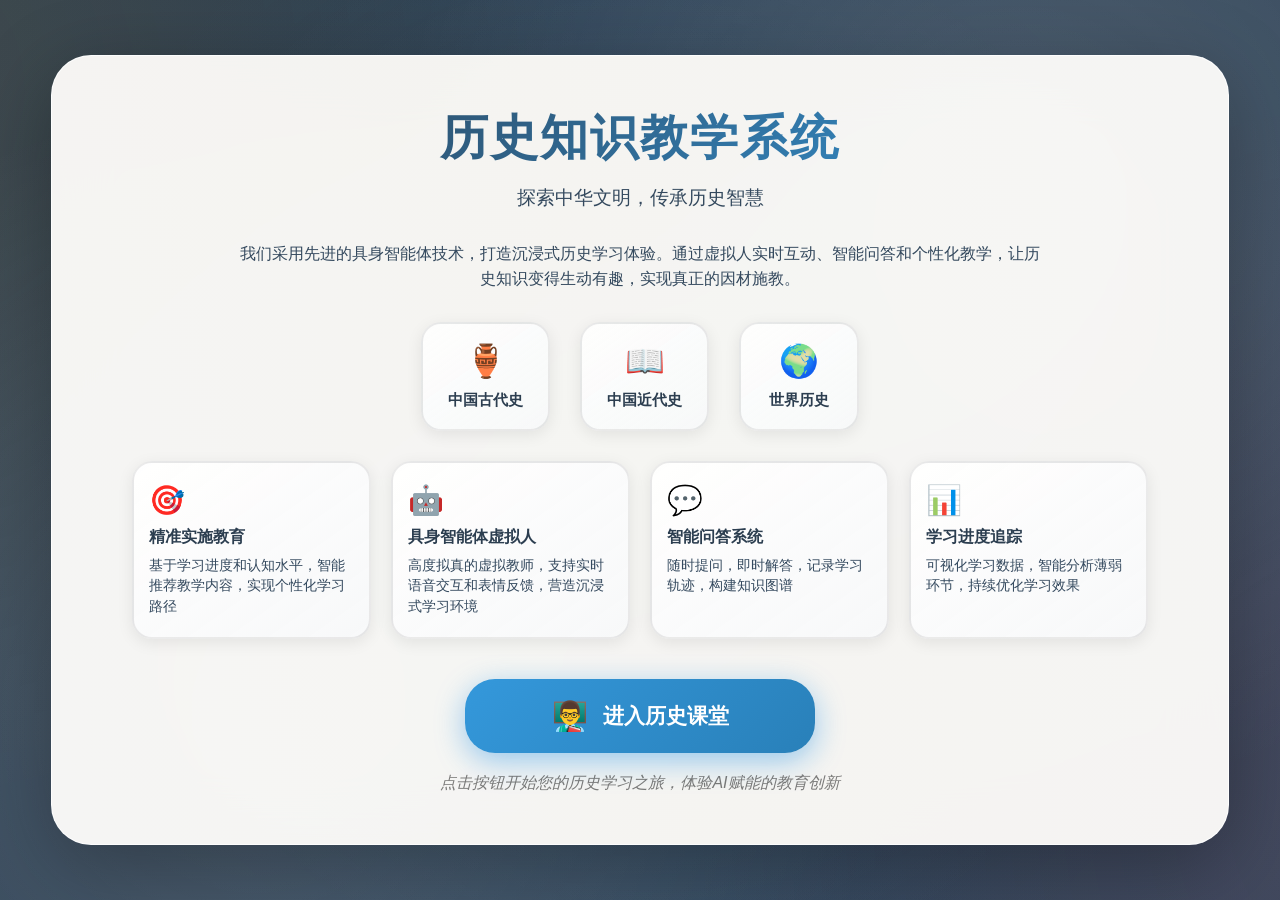
<file: home.html>
<!DOCTYPE html>
<html lang="zh-CN">
<head>
    <meta charset="UTF-8">
    <meta name="viewport" content="width=device-width, initial-scale=1.0">
    <title>历史知识学习 - 具身智能体虚拟人教学</title>
    <link rel="stylesheet" href="style.css">
</head>
<body>
    <div class="home-container">
        <div class="home-content">
            <h1 class="home-title">历史知识教学系统</h1>
            <p class="home-subtitle">探索中华文明，传承历史智慧</p>
            
            <div class="home-intro">
                <p class="intro-text">
                    我们采用先进的具身智能体技术，打造沉浸式历史学习体验。通过虚拟人实时互动、智能问答和个性化教学，让历史知识变得生动有趣，实现真正的因材施教。
                </p>
            </div>
            
            <div class="home-features">
                <div class="feature-item">
                    <span class="feature-icon">🏺</span>
                    <span class="feature-text">中国古代史</span>
                </div>
                <div class="feature-item">
                    <span class="feature-icon">📖</span>
                    <span class="feature-text">中国近代史</span>
                </div>
                <div class="feature-item">
                    <span class="feature-icon">🌍</span>
                    <span class="feature-text">世界历史</span>
                </div>
            </div>
            
            <div class="home-highlights">
                <div class="highlight-card">
                    <div class="highlight-icon">🎯</div>
                    <h3>精准实施教育</h3>
                    <p>基于学习进度和认知水平，智能推荐教学内容，实现个性化学习路径</p>
                </div>
                <div class="highlight-card">
                    <div class="highlight-icon">🤖</div>
                    <h3>具身智能体虚拟人</h3>
                    <p>高度拟真的虚拟教师，支持实时语音交互和表情反馈，营造沉浸式学习环境</p>
                </div>
                <div class="highlight-card">
                    <div class="highlight-icon">💬</div>
                    <h3>智能问答系统</h3>
                    <p>随时提问，即时解答，记录学习轨迹，构建知识图谱</p>
                </div>
                <div class="highlight-card">
                    <div class="highlight-icon">📊</div>
                    <h3>学习进度追踪</h3>
                    <p>可视化学习数据，智能分析薄弱环节，持续优化学习效果</p>
                </div>
            </div>
            
            <button class="start-button" onclick="startLearning()">
                <span class="button-icon">👨‍🏫</span>
                <span class="button-text">进入历史课堂</span>
            </button>
            <p class="home-tip">点击按钮开始您的历史学习之旅，体验AI赋能的教育创新</p>
        </div>
    </div>

    <script>
        function startLearning() {
            window.location.href = '/index.html';
        }
    </script>
</body>
</html>
</file>
<file: style.css>
* {
    margin: 0;
    padding: 0;
    box-sizing: border-box;
    font-family: 'Microsoft YaHei', 'PingFang SC', 'Arial', sans-serif;
}

:root {
    --primary-color: #2c3e50;
    --secondary-color: #34495e;
    --accent-color: #3498db;
    --gold-color: #f39c12;
    --text-light: #ecf0f1;
    --text-dark: #2c3e50;
    --card-bg: rgba(255, 255, 255, 0.95);
    --sidebar-bg: rgba(44, 62, 80, 0.98);
    --success-color: #27ae60;
    --warning-color: #f39c12;
    --info-color: #3498db;
    --glass-bg: rgba(255, 255, 255, 0.9);
    --shadow-sm: 0 4px 6px rgba(0, 0, 0, 0.1);
    --shadow-md: 0 8px 24px rgba(0, 0, 0, 0.15);
    --shadow-lg: 0 16px 48px rgba(0, 0, 0, 0.2);
    --shadow-xl: 0 24px 72px rgba(0, 0, 0, 0.25);
}

body {
    background: linear-gradient(135deg, #2c3e50 0%, #34495e 25%, #7f8c8d 50%, #34495e 75%, #2c3e50 100%);
    background-size: 400% 400%;
    animation: gradientShift 20s ease infinite;
    color: var(--text-dark);
    min-height: 100vh;
    overflow: hidden;
    position: relative;
    font-family: 'Microsoft YaHei', 'PingFang SC', 'Arial', sans-serif;
}

@keyframes gradientShift {
    0% { background-position: 0% 50%; }
    50% { background-position: 100% 50%; }
    100% { background-position: 0% 50%; }
}

body::before {
    content: '';
    position: fixed;
    top: 0;
    left: 0;
    right: 0;
    bottom: 0;
    background: 
        radial-gradient(circle at 20% 80%, rgba(255, 255, 255, 0.15) 0%, transparent 50%),
        radial-gradient(circle at 80% 20%, rgba(255, 255, 255, 0.15) 0%, transparent 50%),
        radial-gradient(circle at 50% 50%, rgba(255, 255, 255, 0.08) 0%, transparent 70%);
    pointer-events: none;
    z-index: 0;
}

body::after {
    content: '';
    position: fixed;
    top: -50%;
    left: -50%;
    width: 200%;
    height: 200%;
    background: 
        radial-gradient(circle at 20% 30%, rgba(247, 183, 49, 0.1) 0%, transparent 30%),
        radial-gradient(circle at 80% 70%, rgba(233, 69, 96, 0.1) 0%, transparent 30%),
        radial-gradient(circle at 50% 50%, rgba(9, 132, 227, 0.08) 0%, transparent 40%);
    animation: rotate 30s linear infinite;
    pointer-events: none;
    z-index: 0;
}

canvas{
    width:100% !important
}

/* 响应式设计 */
@media (max-width: 1200px) {
    .main-content {
        gap: 16px;
        padding: 16px;
    }
    
    .sidebar {
        min-width: 200px;
        flex: 0 0 200px;
    }
    

}

@media (max-width: 992px) {
    .app-container {
        padding: 0 16px;
    }
    
    .main-content {
        flex-direction: column;
        overflow-y: auto;
    }
    
    .sidebar {
        min-width: auto;
        max-width: 100%;
        flex: 0 0 auto;
        border-radius: 16px;
        padding: 16px 0;
    }
    
    .content-area {
        flex: 1;
        min-height: 400px;
    }
    
    .knowledge-panel {
        min-width: auto;
        max-width: 100%;
        flex: 0 0 auto;
        max-width: 280px;
        margin: 0 auto;
        border-radius: 16px;
    }
}

@keyframes rotate {
    from { transform: rotate(0deg); }
    to { transform: rotate(360deg); }
}

.app-container {
    width: 100vw;
    height: 100vh;
    display: flex;
    flex-direction: column;
    position: relative;
    z-index: 1;
    padding: 0 20px;
    max-width: 1800px;
    margin: 0 auto;
    overflow: hidden;
}

.container {
    display: none;
}

.header-btn {
    padding: 12px 24px;
    background: rgba(255, 255, 255, 0.08);
    border: 1px solid rgba(255, 255, 255, 0.2);
    border-radius: 30px;
    color: var(--text-light);
    font-size: 0.95rem;
    font-weight: 500;
    cursor: pointer;
    transition: all 0.3s cubic-bezier(0.4, 0, 0.2, 1);
    display: flex;
    align-items: center;
    gap: 8px;
    backdrop-filter: blur(10px);
    -webkit-backdrop-filter: blur(10px);
}

.header-btn:hover {
    background: rgba(255, 255, 255, 0.15);
    border-color: rgba(255, 255, 255, 0.4);
    transform: translateY(-3px);
    box-shadow: 0 8px 25px rgba(0, 0, 0, 0.25);
}

.header-btn:active {
    transform: translateY(-1px);
}

.main-content {
    display: flex;
    flex: 1;
    overflow: hidden;
    position: relative;
    gap: 20px;
    padding: 20px;
    min-height: 0;
}

.sidebar {
    background: var(--sidebar-bg);
    backdrop-filter: blur(20px);
    -webkit-backdrop-filter: blur(20px);
    color: var(--text-light);
    padding: 20px 0;
    overflow-y: auto;
    box-shadow: 4px 0 30px rgba(0, 0, 0, 0.25);
    position: relative;
    border-right: 1px solid rgba(255, 255, 255, 0.08);
    min-width: 240px;
    max-width: 280px;
    border-radius: 20px;
    flex-shrink: 0;
    flex: 0 0 240px;
}

.sidebar::-webkit-scrollbar {
    width: 5px;
}

.sidebar::-webkit-scrollbar-track {
    background: rgba(255, 255, 255, 0.03);
    border-radius: 3px;
}

.sidebar::-webkit-scrollbar-thumb {
    background: rgba(255, 255, 255, 0.15);
    border-radius: 3px;
    transition: background 0.3s ease;
}

.sidebar::-webkit-scrollbar-thumb:hover {
    background: rgba(255, 255, 255, 0.25);
}

.nav-title {
    font-size: 1.35rem;
    font-weight: 700;
    padding: 15px 25px;
    margin-bottom: 10px;
    color: var(--gold-color);
    border-bottom: 1px solid rgba(255, 255, 255, 0.1);
    text-shadow: 0 0 20px rgba(247, 183, 49, 0.3);
}

.nav-list {
    list-style: none;
    padding: 0;
}



.action-btn {
    background: linear-gradient(135deg, rgba(247, 183, 49, 0.15), rgba(247, 183, 49, 0.08));
    border: 1px solid rgba(247, 183, 49, 0.3);
    border-radius: 14px;
    color: var(--text-light);
    padding: 14px 18px;
    cursor: pointer;
    transition: all 0.3s cubic-bezier(0.4, 0, 0.2, 1);
    display: flex;
    align-items: center;
    gap: 12px;
    font-size: 0.98rem;
    font-weight: 600;
    backdrop-filter: blur(10px);
    -webkit-backdrop-filter: blur(10px);
    position: relative;
    overflow: hidden;
}

.action-btn::before {
    content: '';
    position: absolute;
    top: 50%;
    left: 50%;
    width: 0;
    height: 0;
    border-radius: 50%;
    background: rgba(247, 183, 49, 0.2);
    transform: translate(-50%, -50%);
    transition: width 0.6s, height 0.6s;
}

.action-btn:hover {
    background: linear-gradient(135deg, rgba(247, 183, 49, 0.25), rgba(247, 183, 49, 0.15));
    border-color: rgba(247, 183, 49, 0.5);
    transform: translateX(8px);
    box-shadow: 0 8px 25px rgba(247, 183, 49, 0.2);
}

.action-btn:hover::before {
    width: 300px;
    height: 300px;
}

.action-btn .btn-icon {
    font-size: 1.3rem;
    filter: drop-shadow(0 0 8px rgba(247, 183, 49, 0.4));
}

.nav-item {
    padding: 18px 25px;
    cursor: pointer;
    transition: all 0.3s cubic-bezier(0.4, 0, 0.2, 1);
    display: flex;
    align-items: center;
    gap: 14px;
    border-left: 4px solid transparent;
    position: relative;
    overflow: hidden;
}

.nav-item::before {
    content: '';
    position: absolute;
    left: 0;
    top: 0;
    width: 0;
    height: 100%;
    background: linear-gradient(90deg, rgba(247, 183, 49, 0.15), transparent);
    transition: width 0.4s cubic-bezier(0.4, 0, 0.2, 1);
}

.nav-item:hover::before {
    width: 100%;
}

.nav-item:hover {
    background: rgba(255, 255, 255, 0.06);
}

.nav-item.active {
    background: linear-gradient(90deg, rgba(247, 183, 49, 0.18), rgba(247, 183, 49, 0.05));
    border-left-color: var(--gold-color);
    box-shadow: inset 0 0 20px rgba(247, 183, 49, 0.1);
}

.nav-icon {
    font-size: 1.5rem;
    width: 32px;
    text-align: center;
    filter: drop-shadow(0 0 8px rgba(247, 183, 49, 0.3));
}

.nav-text {
    font-size: 1.02rem;
    font-weight: 600;
}

.nav-subtitle {
    font-size: 0.82rem;
    color: rgba(255, 255, 255, 0.55);
    margin-top: 4px;
}

.content-area {
    flex: 1;
    overflow-y: auto;
    position: relative;
    display: flex;
    flex-direction: column;
    gap: 20px;
    min-width: 0;
}

.content-area::-webkit-scrollbar {
    width: 8px;
}

.content-area::-webkit-scrollbar-track {
    background: rgba(255, 255, 255, 0.1);
    border-radius: 4px;
}

.content-area::-webkit-scrollbar-thumb {
    background: rgba(255, 255, 255, 0.3);
    border-radius: 4px;
}

.content-area::-webkit-scrollbar-thumb:hover {
    background: rgba(255, 255, 255, 0.5);
}

.knowledge-panel {
    background: var(--card-bg);
    backdrop-filter: blur(20px);
    -webkit-backdrop-filter: blur(20px);
    border-radius: 24px;
    padding: 20px;
    box-shadow: var(--shadow-lg);
    border: 1px solid rgba(255, 255, 255, 0.6);
    flex: 0.4;
    max-width: 320px;
    max-height: calc(100vh - 64px);
    display: flex;
    flex-direction: column;
    transition: all 0.3s cubic-bezier(0.4, 0, 0.2, 1);
    position: relative;
    overflow: hidden;
}

.knowledge-panel::before {
    content: '';
    position: absolute;
    top: 0;
    left: 0;
    width: 100%;
    height: 4px;
    background: linear-gradient(90deg, var(--gold-color), var(--info-color), var(--success-color));
}

.panel-content {
    flex: 1;
    overflow-y: auto;
    overflow-x: hidden;
    padding-right: 8px;
    background: linear-gradient(135deg, rgba(52, 152, 219, 0.03), rgba(52, 152, 219, 0.01));
    border-radius: 16px;
    padding: 10px;
}

.panel-content::-webkit-scrollbar {
    width: 6px;
}

.panel-content::-webkit-scrollbar-track {
    background: rgba(0, 0, 0, 0.05);
    border-radius: 3px;
}

.panel-content::-webkit-scrollbar-thumb {
    background: rgba(52, 152, 219, 0.3);
    border-radius: 3px;
    transition: background 0.3s ease;
}

.panel-content::-webkit-scrollbar-thumb:hover {
    background: rgba(52, 152, 219, 0.5);
}

.knowledge-panel:hover {
    transform: translateY(-6px);
    box-shadow: var(--shadow-xl);
}

/* 学习进度样式 */
.progress-section {
    background: linear-gradient(135deg, rgba(52, 152, 219, 0.08), rgba(52, 152, 219, 0.03));
    border-radius: 16px;
    padding: 16px;
    margin-bottom: 16px;
    border: 1px solid rgba(52, 152, 219, 0.2);
}

.progress-section h4 {
    font-size: 1.1rem;
    font-weight: 600;
    color: var(--primary-color);
    margin-bottom: 12px;
    display: flex;
    align-items: center;
    gap: 8px;
}

.progress-item {
    display: flex;
    align-items: center;
    gap: 10px;
    margin-bottom: 10px;
}

.progress-label {
    font-size: 0.9rem;
    color: var(--secondary-color);
    min-width: 80px;
    flex-shrink: 0;
}

.progress-bar {
    flex: 1;
    height: 8px;
    background: rgba(0, 0, 0, 0.1);
    border-radius: 4px;
    overflow: hidden;
    position: relative;
}

.progress-fill {
    height: 100%;
    background: linear-gradient(90deg, var(--info-color), var(--success-color));
    border-radius: 4px;
    transition: width 0.5s cubic-bezier(0.4, 0, 0.2, 1);
    position: relative;
}

.progress-fill::after {
    content: '';
    position: absolute;
    top: 0;
    left: 0;
    right: 0;
    bottom: 0;
    background: linear-gradient(90deg, transparent, rgba(255, 255, 255, 0.3), transparent);
    animation: shimmer 2s infinite;
}

@keyframes shimmer {
    0% { transform: translateX(-100%); }
    100% { transform: translateX(100%); }
}

.progress-percent {
    font-size: 0.85rem;
    font-weight: 600;
    color: var(--info-color);
    min-width: 40px;
    text-align: right;
}

.progress-stats {
    display: flex;
    justify-content: space-between;
    margin-top: 12px;
    padding-top: 12px;
    border-top: 1px solid rgba(0, 0, 0, 0.1);
    font-size: 0.85rem;
    color: var(--secondary-color);
}

.progress-stats span {
    display: flex;
    align-items: center;
    gap: 4px;
}

/* 知识面板内容样式 */
.knowledge-content {
    flex: 1;
    overflow-y: auto;
    padding-right: 8px;
}

.knowledge-content h2 {
    font-size: 1.6rem;
    font-weight: 700;
    color: var(--primary-color);
    margin: 24px 0 16px 0;
    padding-bottom: 12px;
    border-bottom: 2px solid rgba(0, 0, 0, 0.08);
}

.knowledge-content h3 {
    font-size: 1.35rem;
    font-weight: 600;
    color: var(--primary-color);
    margin: 20px 0 14px 0;
}

.knowledge-content p {
    font-size: 1.05rem;
    line-height: 2.0;
    color: var(--text-dark);
    margin-bottom: 18px;
    text-align: justify;
}

.knowledge-content ul,
.knowledge-content ol {
    padding-left: 28px;
    margin-bottom: 20px;
}

.knowledge-content li {
    font-size: 1.02rem;
    line-height: 1.8;
    color: var(--secondary-color);
    margin-bottom: 8px;
}

.knowledge-content blockquote {
    background: linear-gradient(135deg, rgba(247, 183, 49, 0.08), rgba(247, 183, 49, 0.03));
    border-left: 4px solid var(--gold-color);
    padding: 20px 24px;
    margin: 20px 0;
    border-radius: 0 12px 12px 0;
    font-style: italic;
    color: var(--secondary-color);
    font-size: 1.05rem;
    line-height: 1.8;
}

.knowledge-content strong {
    color: var(--primary-color);
    font-weight: 700;
}

.knowledge-content em {
    color: var(--secondary-color);
    font-style: italic;
}

.knowledge-content a {
    color: var(--info-color);
    text-decoration: none;
    border-bottom: 2px solid transparent;
    transition: all 0.3s cubic-bezier(0.4, 0, 0.2, 1);
    font-weight: 600;
    position: relative;
    overflow: hidden;
}

.knowledge-content a::before {
    content: '';
    position: absolute;
    top: 50%;
    left: 50%;
    width: 0;
    height: 0;
    border-radius: 50%;
    background: rgba(9, 132, 227, 0.2);
    transform: translate(-50%, -50%);
    transition: width 0.6s, height 0.6s;
}

.knowledge-content a:hover {
    color: #2980b9;
    border-bottom-color: var(--info-color);
    transform: translateY(-2px);
}

.knowledge-content a:hover::before {
    width: 100px;
    height: 100px;
}

/* 知识卡片样式 */
.knowledge-card {
    background: linear-gradient(145deg, rgba(255, 255, 255, 0.9), rgba(248, 249, 250, 0.8));
    border-radius: 16px;
    padding: 24px;
    margin: 20px 0;
    box-shadow: var(--shadow-md);
    border: 1px solid rgba(0, 0, 0, 0.05);
    transition: all 0.3s cubic-bezier(0.4, 0, 0.2, 1);
    position: relative;
    overflow: hidden;
}

.knowledge-card::before {
    content: '';
    position: absolute;
    top: -50%;
    left: -50%;
    width: 200%;
    height: 200%;
    background: linear-gradient(45deg, transparent, rgba(9, 132, 227, 0.05), transparent);
    transform: rotate(30deg);
    transition: transform 0.6s ease;
}

.knowledge-card:hover {
    transform: translateY(-4px);
    box-shadow: var(--shadow-lg);
    border-color: rgba(9, 132, 227, 0.2);
}

.knowledge-card:hover::before {
    transform: rotate(60deg) translateX(100%);
}

.knowledge-card-title {
    font-size: 1.2rem;
    font-weight: 700;
    color: var(--primary-color);
    margin-bottom: 12px;
    display: flex;
    align-items: center;
    gap: 8px;
}

.knowledge-card-content {
    font-size: 1rem;
    line-height: 1.8;
    color: var(--secondary-color);
}

.panel-header {
    display: flex;
    justify-content: space-between;
    align-items: center;
    padding-bottom: 20px;
    border-bottom: 2px solid rgba(0, 0, 0, 0.06);
}

.panel-title {
    font-size: 1.8rem;
    font-weight: 700;
    color: var(--primary-color);
    margin: 0;
    display: flex;
    align-items: center;
    gap: 12px;
}

.panel-tabs {
    display: flex;
    gap: 12px;
}

.tab-btn {
    padding: 12px 24px;
    background: rgba(0, 0, 0, 0.03);
    border: 2px solid rgba(0, 0, 0, 0.08);
    border-radius: 25px;
    color: var(--secondary-color);
    font-size: 0.95rem;
    font-weight: 600;
    cursor: pointer;
    transition: all 0.4s cubic-bezier(0.4, 0, 0.2, 1);
    outline: none;
    position: relative;
    overflow: hidden;
    backdrop-filter: blur(10px);
}

.tab-btn::before {
    content: '';
    position: absolute;
    top: 50%;
    left: 50%;
    width: 0;
    height: 0;
    border-radius: 50%;
    background: rgba(0, 0, 0, 0.05);
    transform: translate(-50%, -50%);
    transition: width 0.6s, height 0.6s;
}

.tab-btn:hover::before {
    width: 300px;
    height: 300px;
}

.tab-btn:hover {
    background: rgba(0, 0, 0, 0.08);
    transform: translateY(-3px);
    border-color: rgba(0, 0, 0, 0.12);
    box-shadow: 0 6px 20px rgba(0, 0, 0, 0.1);
}

.tab-btn.active {
    background: linear-gradient(135deg, var(--primary-color), var(--secondary-color));
    color: white;
    border-color: var(--primary-color);
    box-shadow: 0 6px 20px rgba(0, 0, 0, 0.25);
    transform: translateY(-2px);
}

.tab-btn.active::before {
    background: rgba(255, 255, 255, 0.15);
}

.avatar-container {
    background: var(--card-bg);
    backdrop-filter: blur(20px);
    -webkit-backdrop-filter: blur(20px);
    border-radius: 24px;
    padding: 28px;
    box-shadow: var(--shadow-lg);
    display: flex;
    flex-direction: column;
    gap: 22px;
    border: 1px solid rgba(255, 255, 255, 0.6);
    transition: all 0.4s cubic-bezier(0.4, 0, 0.2, 1);
    position: relative;
    overflow: hidden;
}

.avatar-wrapper {
    position: relative;
    border-radius: 18px;
    overflow: hidden;
    display: flex;
    flex-direction: row;
    gap: 20px;
}

.avatar-left {
    flex: 0 0 40%;
    min-width: 0;
    position: relative;
}

.avatar-right {
    flex: 1;
    min-width: 0;
    display: flex;
    flex-direction: column;
}

.avatar-content {
    background: linear-gradient(145deg, #f8f9fa, #e9ecef);
    border-radius: 18px;
    padding: 24px;
    min-height: 520px;
    border: 2px solid rgba(255, 255, 255, 0.8);
    flex: 1;
    overflow-y: auto;
}

.avatar-content::-webkit-scrollbar {
    width: 6px;
}

.avatar-content::-webkit-scrollbar-track {
    background: rgba(0, 0, 0, 0.05);
    border-radius: 3px;
}

.avatar-content::-webkit-scrollbar-thumb {
    background: rgba(52, 152, 219, 0.3);
    border-radius: 3px;
}

.avatar-content::-webkit-scrollbar-thumb:hover {
    background: rgba(52, 152, 219, 0.5);
}

.avatar-content h1 {
    font-size: 1.8rem;
    margin: 0.8em 0 0.4em;
    color: #2c3e50;
    border-bottom: 2px solid #3498db;
    padding-bottom: 0.3em;
}

.avatar-content h2 {
    font-size: 1.5rem;
    margin: 0.7em 0 0.35em;
    color: #34495e;
    border-bottom: 1px solid #bdc3c7;
    padding-bottom: 0.2em;
}

.avatar-content h3 {
    font-size: 1.3rem;
    margin: 0.6em 0 0.3em;
    color: #34495e;
}

.avatar-content h4 {
    font-size: 1.1rem;
    margin: 0.5em 0 0.25em;
    color: #34495e;
}

.avatar-content p {
    margin: 0.8em 0;
    line-height: 1.8;
    color: #333;
    font-size: 16px;
}

.avatar-content ul,
.avatar-content ol {
    margin: 0.8em 0;
    padding-left: 2em;
}

.avatar-content li {
    margin: 0.4em 0;
    line-height: 1.6;
    color: #333;
}

.avatar-content ul {
    list-style-type: disc;
}

.avatar-content ol {
    list-style-type: decimal;
}

.avatar-content strong {
    font-weight: bold;
    color: #2c3e50;
}

.avatar-content em {
    font-style: italic;
    color: #555;
}

.avatar-content code {
    background: #f4f4f4;
    padding: 0.2em 0.4em;
    border-radius: 3px;
    font-family: 'Courier New', monospace;
    font-size: 0.9em;
    color: #e74c3c;
}

.avatar-content pre {
    background: #2c3e50;
    color: #ecf0f1;
    padding: 1em;
    border-radius: 8px;
    overflow-x: auto;
    margin: 1em 0;
}

.avatar-content pre code {
    background: none;
    padding: 0;
    color: #ecf0f1;
    font-size: 0.9em;
}

.avatar-content blockquote {
    border-left: 4px solid #3498db;
    padding-left: 1em;
    margin: 1em 0;
    color: #555;
    background: rgba(52, 152, 219, 0.1);
    padding: 0.8em 1em;
    border-radius: 0 8px 8px 0;
}

.avatar-content a {
    color: #3498db;
    text-decoration: none;
    border-bottom: 1px dashed #3498db;
}

.avatar-content a:hover {
    color: #2980b9;
    border-bottom-style: solid;
}

.avatar-content table {
    width: 100%;
    border-collapse: collapse;
    margin: 1em 0;
}

.avatar-content th,
.avatar-content td {
    border: 1px solid #bdc3c7;
    padding: 0.6em 1em;
    text-align: left;
}

.avatar-content th {
    background: #3498db;
    color: white;
    font-weight: bold;
}

.avatar-content tr:nth-child(even) {
    background: rgba(52, 152, 219, 0.05);
}

.avatar-content hr {
    border: none;
    border-top: 2px solid #bdc3c7;
    margin: 1.5em 0;
}

.content-placeholder {
    display: flex;
    align-items: center;
    justify-content: center;
    height: 100%;
    color: var(--secondary-color);
    font-size: 1.1rem;
}

.avatar-display {
    background: linear-gradient(145deg, #f8f9fa, #e9ecef);
    border-radius: 18px;
    padding: 24px;
    min-height: 520px;
    display: flex;
    flex-direction: column;
    align-items: center;
    justify-content: center;
    position: relative;
    overflow: hidden;
    border: 2px solid rgba(255, 255, 255, 0.8);
}

.avatar-placeholder {
    display: flex;
    flex-direction: column;
    align-items: center;
    justify-content: center;
    padding: 60px 20px;
    min-height: 320px;
    color: var(--secondary-color);
    text-align: center;
}

.placeholder-content {
    display: flex;
    flex-direction: column;
    align-items: center;
    gap: 16px;
}

.placeholder-icon {
    font-size: 5rem;
}

.placeholder-content p {
    font-size: 1.1rem;
    color: var(--secondary-color);
    margin: 0;
}

.section-header {
    display: flex;
    justify-content: space-between;
    align-items: center;
    padding-bottom: 18px;
    border-bottom: 2px solid rgba(0, 0, 0, 0.06);
}

.section-title {
    font-size: 1.7rem;
    font-weight: 700;
    color: var(--primary-color);
    display: flex;
    align-items: center;
    gap: 12px;
}

.section-title-icon {
    font-size: 2rem;
    filter: drop-shadow(0 0 8px rgba(9, 132, 227, 0.3));
}

.avatar-display {
    background: linear-gradient(145deg, #f8f9fa, #e9ecef);
    border-radius: 18px;
    padding: 24px;
    min-height: 520px;
    display: flex;
    flex-direction: column;
    align-items: center;
    justify-content: center;
    position: relative;
    overflow: hidden;
    border: 2px solid rgba(255, 255, 255, 0.8);
}

@keyframes rotate {
    from { transform: rotate(0deg); }
    to { transform: rotate(360deg); }
}

#sdk {
    width: 100%;
    height: 100%;
    position: relative;
    z-index: 1;
}

.avatar-placeholder {
    text-align: center;
    color: var(--secondary-color);
    z-index: 1;
    position: relative;
}

.avatar-placeholder-icon {
    font-size: 5rem;
    margin-bottom: 15px;
    animation: float 3s ease-in-out infinite;
}

@keyframes float {
    0%, 100% { transform: translateY(0); }
    50% { transform: translateY(-10px); }
}

.avatar-placeholder-text {
    font-size: 1.1rem;
    color: var(--secondary-color);
}

.subtitle-box {
    background: rgba(44, 62, 80, 0.95);
    border-radius: 12px;
    padding: 15px 20px;
    color: var(--text-light);
    display: flex;
    align-items: center;
    justify-content: center;
    text-align: center;
    position: relative;
    box-shadow: inset 0 2px 10px rgba(0, 0, 0, 0.2);
}

.subtitle-box::before {
    content: '"';
    position: absolute;
    top: 5px;
    left: 15px;
    font-size: 2rem;
    color: var(--gold-color);
    opacity: 0.5;
}

.subtitle-text {
    font-size: 1.05rem;
    line-height: 1.6;
    font-style: italic;
}

.stop-btn {
    position: absolute;
    top: 10px;
    right: 10px;
    background: rgba(231, 76, 60, 0.9);
    color: white;
    border: none;
    border-radius: 8px;
    padding: 8px 16px;
    font-size: 0.9rem;
    cursor: pointer;
    display: none;
    align-items: center;
    gap: 6px;
    transition: all 0.3s ease;
    box-shadow: 0 2px 8px rgba(0, 0, 0, 0.2);
    z-index: 10;
}

.stop-btn:hover {
    background: rgba(192, 57, 43, 0.95);
    transform: translateY(-2px);
    box-shadow: 0 4px 12px rgba(0, 0, 0, 0.3);
}

.stop-btn:active {
    transform: translateY(0);
}

#stop-speaking-btn.visible {
    display: flex;
}

.info-container {
    display: flex;
    flex-direction: column;
    gap: 20px;
}

.info-card {
    background: var(--card-bg);
    backdrop-filter: blur(20px);
    -webkit-backdrop-filter: blur(20px);
    border-radius: 24px;
    padding: 28px;
    box-shadow: var(--shadow-md);
    transition: all 0.4s cubic-bezier(0.4, 0, 0.2, 1);
    border: 1px solid rgba(255, 255, 255, 0.6);
    position: relative;
    overflow: hidden;
}

.info-card::before {
    content: '';
    position: absolute;
    top: -50%;
    left: -50%;
    width: 200%;
    height: 200%;
    background: linear-gradient(45deg, transparent, rgba(247, 183, 49, 0.05), transparent);
    transform: rotate(30deg);
    transition: transform 0.6s ease;
}

.info-card:hover {
    transform: translateY(-8px);
    box-shadow: var(--shadow-xl);
}

.info-card-header {
    display: flex;
    align-items: center;
    gap: 14px;
    margin-bottom: 18px;
    padding-bottom: 14px;
    border-bottom: 2px solid rgba(0, 0, 0, 0.06);
}

.info-card-icon {
    font-size: 2rem;
    filter: drop-shadow(0 0 8px rgba(9, 132, 227, 0.3));
}

.info-card-title {
    font-size: 1.45rem;
    font-weight: 700;
    color: var(--primary-color);
}

.info-card-content {
    font-size: 1.02rem;
    line-height: 1.9;
    color: var(--text-dark);
}

.info-card-content p {
    margin-bottom: 14px;
}

.info-card-content p:last-child {
    margin-bottom: 0;
}

.timeline-container {
    background: var(--card-bg);
    backdrop-filter: blur(20px);
    -webkit-backdrop-filter: blur(20px);
    border-radius: 24px;
    padding: 28px;
    box-shadow: var(--shadow-md);
    border: 1px solid rgba(255, 255, 255, 0.6);
}

.timeline {
    position: relative;
    padding-left: 35px;
}

.timeline::before {
    content: '';
    position: absolute;
    left: 12px;
    top: 0;
    bottom: 0;
    width: 4px;
    background: linear-gradient(180deg, var(--gold-color), var(--accent-color), var(--info-color));
    border-radius: 3px;
    box-shadow: 0 0 10px rgba(247, 183, 49, 0.4);
}

.timeline-item {
    position: relative;
    padding-bottom: 28px;
    padding-left: 28px;
    transition: all 0.3s cubic-bezier(0.4, 0, 0.2, 1);
}

.timeline-item:last-child {
    padding-bottom: 0;
}

.timeline-item::before {
    content: '';
    position: absolute;
    left: -28px;
    top: 6px;
    width: 14px;
    height: 14px;
    background: var(--gold-color);
    border-radius: 50%;
    border: 4px solid white;
    box-shadow: 0 4px 12px rgba(0, 0, 0, 0.2), 0 0 15px rgba(247, 183, 49, 0.5);
    transition: all 0.3s cubic-bezier(0.4, 0, 0.2, 1);
}

.timeline-period {
    font-size: 1.15rem;
    font-weight: 700;
    color: var(--primary-color);
    margin-bottom: 10px;
}

.timeline-event {
    font-size: 0.98rem;
    color: var(--secondary-color);
    line-height: 1.7;
}

.timeline-item:hover {
    transform: translateX(8px);
    background: linear-gradient(145deg, rgba(255, 255, 255, 0.1), rgba(255, 255, 255, 0.05));
    border-radius: 16px;
    padding-left: 32px;
}

.timeline-item:hover::before {
    transform: scale(1.2);
    box-shadow: 0 6px 18px rgba(0, 0, 0, 0.3), 0 0 20px rgba(247, 183, 49, 0.7);
}

.question-panel {
    background: var(--card-bg);
    backdrop-filter: blur(20px);
    -webkit-backdrop-filter: blur(20px);
    border-radius: 20px;
    padding: 12px;
    box-shadow: var(--shadow-lg);
    border: 1px solid rgba(255, 255, 255, 0.6);
    display: flex;
    flex-direction: column;
    gap: 12px;
    transition: all 0.3s cubic-bezier(0.4, 0, 0.2, 1);
}

.question-panel:hover {
    transform: translateY(-4px);
    box-shadow: var(--shadow-xl);
}

.question-header {
    display: flex;
    flex-direction: column;
    gap: 8px;
}

.question-header h3 {
    font-size: 1.4rem;
    font-weight: 700;
    color: var(--primary-color);
    margin: 0;
    display: flex;
    align-items: center;
    gap: 10px;
}

.question-hint {
    font-size: 0.9rem;
    color: rgba(0, 0, 0, 0.5);
    margin: 0;
}

.question-history-toggle {
    display: flex;
    justify-content: flex-end;
}

.history-toggle-btn {
    padding: 8px 16px;
    background: linear-gradient(135deg, rgba(52, 152, 219, 0.1), rgba(52, 152, 219, 0.05));
    color: var(--info-color);
    border: 1px solid rgba(52, 152, 219, 0.3);
    border-radius: 12px;
    font-size: 0.9rem;
    font-weight: 600;
    cursor: pointer;
    transition: all 0.3s cubic-bezier(0.4, 0, 0.2, 1);
    display: flex;
    align-items: center;
    gap: 8px;
    box-shadow: 0 2px 8px rgba(52, 152, 219, 0.1);
}

.history-toggle-btn:hover {
    background: rgba(52, 152, 219, 0.2);
    border-color: var(--info-color);
    transform: translateY(-2px);
    box-shadow: 0 4px 12px rgba(52, 152, 219, 0.2);
}

.history-toggle-btn.active {
    background: var(--info-color);
    color: white;
    border-color: var(--info-color);
}

.question-history {
    background: linear-gradient(135deg, rgba(52, 152, 219, 0.03), rgba(52, 152, 219, 0.01));
    border-radius: 12px;
    padding: 12px;
    border: 1px solid rgba(52, 152, 219, 0.1);
    margin-bottom: 12px;
    max-height: 400px;
    overflow-y: auto;
}

.question-history::-webkit-scrollbar {
    width: 6px;
}

.question-history::-webkit-scrollbar-track {
    background: rgba(0, 0, 0, 0.05);
    border-radius: 3px;
}

.question-history::-webkit-scrollbar-thumb {
    background: rgba(52, 152, 219, 0.3);
    border-radius: 3px;
}

.question-history::-webkit-scrollbar-thumb:hover {
    background: rgba(52, 152, 219, 0.5);
}

.history-header {
    display: flex;
    justify-content: space-between;
    align-items: center;
    margin-bottom: 12px;
    padding-bottom: 8px;
    border-bottom: 1px solid rgba(52, 152, 219, 0.15);
}

.history-header h4 {
    font-size: 1rem;
    font-weight: 600;
    color: var(--primary-color);
    margin: 0;
}

.clear-history-btn {
    padding: 6px 12px;
    background: rgba(231, 76, 60, 0.1);
    color: var(--danger-color);
    border: 1px solid rgba(231, 76, 60, 0.3);
    border-radius: 8px;
    font-size: 0.85rem;
    font-weight: 600;
    cursor: pointer;
    transition: all 0.3s ease;
}

.clear-history-btn:hover {
    background: rgba(231, 76, 60, 0.2);
    border-color: var(--danger-color);
}

.history-list {
    display: flex;
    flex-direction: column;
    gap: 12px;
}

.empty-history {
    text-align: center;
    color: rgba(0, 0, 0, 0.4);
    font-size: 0.9rem;
    padding: 20px;
    margin: 0;
}

.history-item {
    background: rgba(255, 255, 255, 0.6);
    border: 1px solid rgba(0, 0, 0, 0.06);
    border-radius: 12px;
    padding: 12px;
    transition: all 0.3s ease;
}

.history-item:hover {
    background: rgba(255, 255, 255, 0.9);
    border-color: rgba(52, 152, 219, 0.2);
    box-shadow: 0 4px 12px rgba(0, 0, 0, 0.08);
}

.history-question {
    display: flex;
    flex-direction: column;
    gap: 6px;
    margin-bottom: 8px;
}

.history-period {
    display: inline-block;
    padding: 4px 10px;
    background: rgba(52, 152, 219, 0.1);
    color: var(--info-color);
    border-radius: 12px;
    font-size: 0.75rem;
    font-weight: 600;
    align-self: flex-start;
}

.history-time {
    font-size: 0.8rem;
    color: rgba(0, 0, 0, 0.4);
    align-self: flex-start;
}

.question-text {
    font-size: 0.95rem;
    font-weight: 600;
    color: var(--primary-color);
    margin: 0;
    line-height: 1.5;
}

.history-answer {
    padding-left: 12px;
    border-left: 3px solid rgba(52, 152, 219, 0.3);
}

.answer-text {
    font-size: 0.9rem;
    color: rgba(0, 0, 0, 0.7);
    margin: 0;
    line-height: 1.6;
}

.suggested-questions {
    background: linear-gradient(135deg, rgba(52, 152, 219, 0.05), rgba(52, 152, 219, 0.02));
    border-radius: 12px;
    padding: 12px;
    border: 1px solid rgba(52, 152, 219, 0.15);
}

.suggested-questions h4 {
    font-size: 1rem;
    font-weight: 600;
    color: var(--primary-color);
    margin: 0 0 10px 0;
    display: flex;
    align-items: center;
    gap: 6px;
}

.question-tags {
    display: flex;
    flex-wrap: wrap;
    gap: 8px;
}

.question-tag {
    display: inline-flex;
    align-items: center;
    padding: 6px 12px;
    background: rgba(52, 152, 219, 0.1);
    border: 1px solid rgba(52, 152, 219, 0.3);
    border-radius: 20px;
    font-size: 0.85rem;
    color: var(--info-color);
    cursor: pointer;
    transition: all 0.3s cubic-bezier(0.4, 0, 0.2, 1);
    user-select: none;
}

.question-tag:hover {
    background: rgba(52, 152, 219, 0.2);
    border-color: var(--info-color);
    transform: translateY(-2px);
    box-shadow: 0 4px 12px rgba(52, 152, 219, 0.2);
}

.question-tag:active {
    transform: translateY(0);
}

.question-input-wrapper {
    display: flex;
    flex-direction: column;
    gap: 12px;
}

.question-textarea {
    width: 100%;
    padding: 12px 16px;
    border: 2px solid rgba(0, 0, 0, 0.08);
    border-radius: 16px;
    font-size: 1rem;
    background: linear-gradient(145deg, #f8f9fa, #e9ecef);
    transition: all 0.3s cubic-bezier(0.4, 0, 0.2, 1);
    outline: none;
    box-shadow: inset 0 2px 10px rgba(0, 0, 0, 0.04);
    resize: vertical;
    font-family: inherit;
    min-height: 80px;
    position: relative;
    overflow: hidden;
}

.question-textarea:focus {
    border-color: var(--info-color);
    background: white;
    box-shadow: 0 0 0 4px rgba(9, 132, 227, 0.15), inset 0 2px 10px rgba(0, 0, 0, 0.04);
    transform: translateY(-2px);
}

.question-textarea::placeholder {
    color: rgba(0, 0, 0, 0.4);
    font-style: italic;
}

.question-textarea:hover:not(:focus) {
    border-color: rgba(0, 0, 0, 0.12);
    background: linear-gradient(145deg, #ffffff, #f8f9fa);
}

.submit-btn {
    width: 100%;
    padding: 18px 24px;
    background: linear-gradient(135deg, var(--info-color), #2980b9);
    color: white;
    border: none;
    border-radius: 20px;
    font-size: 1.1rem;
    font-weight: 700;
    cursor: pointer;
    transition: all 0.3s cubic-bezier(0.4, 0, 0.2, 1);
    box-shadow: 0 6px 20px rgba(9, 132, 227, 0.4);
    display: flex;
    align-items: center;
    justify-content: center;
    gap: 12px;
    position: relative;
    overflow: hidden;
}

.submit-btn::before {
    content: '';
    position: absolute;
    top: 50%;
    left: 50%;
    width: 0;
    height: 0;
    border-radius: 50%;
    background: rgba(255, 255, 255, 0.3);
    transform: translate(-50%, -50%);
    transition: width 0.6s, height 0.6s;
}

.submit-btn:hover::before {
    width: 300px;
    height: 300px;
}

.submit-btn:hover {
    transform: translateY(-4px);
    box-shadow: 0 12px 35px rgba(9, 132, 227, 0.5);
    background: linear-gradient(135deg, #2980b9, var(--info-color));
}

.submit-btn:active {
    transform: translateY(-1px);
    box-shadow: 0 6px 20px rgba(9, 132, 227, 0.4);
}

.submit-btn:disabled {
    opacity: 0.6;
    cursor: not-allowed;
    transform: none;
    box-shadow: 0 3px 10px rgba(9, 132, 227, 0.2);
    background: linear-gradient(135deg, rgba(9, 132, 227, 0.6), rgba(41, 128, 185, 0.6));
}

.submit-btn span {
    position: relative;
    z-index: 1;
}



.thinking-tips {
    padding: 22px 24px;
    background: linear-gradient(135deg, rgba(247, 183, 49, 0.12), rgba(247, 183, 49, 0.05));
    border: 1px solid rgba(247, 183, 49, 0.25);
    border-radius: 20px;
    position: relative;
    overflow: hidden;
    box-shadow: 0 4px 16px rgba(247, 183, 49, 0.1);
}

.thinking-tips::before {
    content: '💡';
    position: absolute;
    top: 16px;
    right: 20px;
    font-size: 2rem;
    opacity: 0.1;
}

.thinking-tips-sidebar {
    margin-top: auto;
    padding: 16px 18px;
    background: linear-gradient(135deg, rgba(46, 204, 113, 0.08), rgba(46, 204, 113, 0.03));
    border: 1px solid rgba(46, 204, 113, 0.15);
    border-radius: 14px;
    position: relative;
    overflow: hidden;
    box-shadow: 0 2px 8px rgba(46, 204, 113, 0.06);
}

.thinking-tips-sidebar::before {
    content: '💡';
    position: absolute;
    top: 10px;
    right: 14px;
    font-size: 1.3rem;
    opacity: 0.12;
}

.thinking-tips-sidebar h4 {
    font-size: 0.95rem;
    font-weight: 600;
    color: rgba(236, 240, 241, 0.9);
    margin: 0 0 8px 0;
    display: flex;
    align-items: center;
    gap: 5px;
}

.thinking-tips-sidebar .tip-text {
    font-size: 0.8rem;
    color: rgba(236, 240, 241, 0.7);
    line-height: 1.4;
    margin: 0;
    text-align: left;
}

.thinking-tips h4 {
    font-size: 1.15rem;
    font-weight: 700;
    color: var(--primary-color);
    margin: 0 0 12px 0;
    display: flex;
    align-items: center;
    gap: 8px;
}

.thinking-tips ul {
    list-style: none;
    padding: 0;
    margin: 0;
}

.thinking-tips li {
    font-size: 0.95rem;
    color: var(--secondary-color);
    line-height: 1.7;
    margin-bottom: 8px;
    display: flex;
    align-items: flex-start;
    gap: 10px;
}

.thinking-tips li::before {
    content: '→';
    color: var(--gold-color);
    font-weight: 700;
    margin-top: 3px;
    flex-shrink: 0;
}

.tip-text {
    font-size: 0.9rem;
    color: rgba(0, 0, 0, 0.6);
    margin: 0;
    line-height: 1.6;
    font-style: italic;
}

.control-buttons {
    display: flex;
    gap: 14px;
    flex-wrap: wrap;
    margin-top: 20px;
}

.control-btn {
    padding: 16px 28px;
    background: linear-gradient(135deg, var(--success-color), #219150);
    color: white;
    border: none;
    border-radius: 20px;
    font-size: 1.02rem;
    font-weight: 700;
    cursor: pointer;
    transition: all 0.3s cubic-bezier(0.4, 0, 0.2, 1);
    box-shadow: 0 6px 20px rgba(0, 184, 148, 0.35);
    display: flex;
    align-items: center;
    gap: 10px;
    position: relative;
    overflow: hidden;
}

.control-btn::before {
    content: '';
    position: absolute;
    top: 50%;
    left: 50%;
    width: 0;
    height: 0;
    border-radius: 50%;
    background: rgba(255, 255, 255, 0.3);
    transform: translate(-50%, -50%);
    transition: width 0.6s, height 0.6s;
}

.control-btn:hover::before {
    width: 300px;
    height: 300px;
}

.control-btn:hover {
    transform: translateY(-4px);
    box-shadow: 0 12px 35px rgba(0, 184, 148, 0.5);
    background: linear-gradient(135deg, #219150, var(--success-color));
}

.control-btn:active {
    transform: translateY(-1px);
    box-shadow: 0 6px 20px rgba(0, 184, 148, 0.4);
}

.control-btn span {
    position: relative;
    z-index: 1;
}

/* 辅助按钮样式 */
.secondary-btn {
    padding: 16px 28px;
    background: linear-gradient(135deg, rgba(255, 255, 255, 0.9), rgba(248, 249, 250, 0.8));
    color: var(--primary-color);
    border: 2px solid rgba(0, 0, 0, 0.08);
    border-radius: 20px;
    font-size: 1.02rem;
    font-weight: 700;
    cursor: pointer;
    transition: all 0.3s cubic-bezier(0.4, 0, 0.2, 1);
    box-shadow: 0 4px 16px rgba(0, 0, 0, 0.06);
    display: flex;
    align-items: center;
    gap: 10px;
    position: relative;
    overflow: hidden;
    transform-style: preserve-3d;
}

.secondary-btn::before {
    content: '';
    position: absolute;
    top: 50%;
    left: 50%;
    width: 0;
    height: 0;
    border-radius: 50%;
    background: rgba(9, 132, 227, 0.1);
    transform: translate(-50%, -50%);
    transition: width 0.6s, height 0.6s;
}

.secondary-btn:hover::before {
    width: 300px;
    height: 300px;
}

.secondary-btn:hover {
    transform: translateY(-3px);
    box-shadow: 0 8px 24px rgba(0, 0, 0, 0.1);
    border-color: rgba(9, 132, 227, 0.2);
    background: linear-gradient(135deg, #ffffff, rgba(248, 249, 250, 0.9));
}

.secondary-btn:active {
    transform: translateY(-1px);
    box-shadow: 0 4px 16px rgba(0, 0, 0, 0.08);
}

.control-btn:hover {
    transform: translateY(-3px);
    box-shadow: 0 10px 30px rgba(0, 184, 148, 0.45);
}

.control-btn:active {
    transform: translateY(-1px);
}

.control-btn.stop {
    background: linear-gradient(135deg, var(--accent-color), #c0392b);
    box-shadow: 0 6px 20px rgba(233, 69, 96, 0.35);
}

.control-btn.stop:hover {
    box-shadow: 0 10px 30px rgba(233, 69, 96, 0.45);
}

/* 可点击项动画效果 */
.clickable-item {
    transition: all 0.4s cubic-bezier(0.4, 0, 0.2, 1);
    cursor: pointer;
    position: relative;
    overflow: hidden;
}

.clickable-item::before {
    content: '';
    position: absolute;
    top: 50%;
    left: 50%;
    width: 0;
    height: 0;
    border-radius: 50%;
    background: rgba(247, 183, 49, 0.2);
    transform: translate(-50%, -50%);
    transition: width 0.6s, height 0.6s;
    z-index: 0;
}

.clickable-item:hover::before {
    width: 400px;
    height: 400px;
}

.clickable-item:hover {
    transform: translateY(-6px);
    box-shadow: var(--shadow-lg);
    border-color: rgba(247, 183, 49, 0.4);
}

.clickable-item:active {
    transform: translateY(-2px);
    box-shadow: var(--shadow-md);
}

/* 朝代时间线样式优化 */
.dynasty-timeline {
    padding: 16px 0;
}

.timeline-item {
    position: relative;
    padding: 18px 0 18px 28px;
    border-left: 3px solid rgba(247, 183, 49, 0.2);
    margin-left: 8px;
    transition: all 0.4s cubic-bezier(0.4, 0, 0.2, 1);
}

.timeline-item:hover {
    border-left-color: var(--gold-color);
    padding-left: 40px;
    background: linear-gradient(135deg, rgba(247, 183, 49, 0.05), rgba(247, 183, 49, 0.02));
}

.timeline-marker {
    position: absolute;
    left: 0px;
    top: 30px;
    width: 18px;
    height: 18px;
    background: var(--gold-color);
    border-radius: 50%;
    border: 3px solid white;
    box-shadow: 0 2px 8px rgba(247, 183, 49, 0.4);
    transition: all 0.3s ease;
}

.timeline-item:hover .timeline-marker {
    transform: scale(1.3);
    box-shadow: 0 4px 16px rgba(247, 183, 49, 0.6);
}

.timeline-content {
    position: relative;
    z-index: 1;
}

.timeline-content h4 {
    font-size: 1.3rem;
    font-weight: 700;
    color: var(--primary-color);
    margin-bottom: 6px;
    transition: color 0.3s ease;
}

.timeline-item:hover .timeline-content h4 {
    color: var(--gold-color);
}

.timeline-content p {
    font-size: 0.95rem;
    color: var(--secondary-color);
    margin-bottom: 8px;
}

.click-hint {
    display: inline-block;
    font-size: 0.85rem;
    color: var(--info-color);
    font-weight: 600;
    opacity: 0;
    transform: translateX(-10px);
    transition: all 0.3s ease;
}

.timeline-item:hover .click-hint {
    opacity: 1;
    transform: translateX(0);
}

.timeline-item.learned {
    border-left-color: var(--success-color);
    background: linear-gradient(135deg, rgba(39, 174, 96, 0.05), rgba(39, 174, 96, 0.02));
}

.timeline-item.learned .timeline-marker {
    background: var(--success-color);
    box-shadow: 0 2px 8px rgba(39, 174, 96, 0.4);
}

.timeline-item.learned .timeline-content h4 {
    color: var(--success-color);
}

.timeline-item.learned .click-hint {
    opacity: 1;
    color: var(--success-color);
    content: '✓ 已学习';
}

.event-card.learned {
    border-color: var(--success-color);
    background: linear-gradient(145deg, rgba(39, 174, 96, 0.08), rgba(39, 174, 96, 0.03));
}

.event-card.learned .event-icon {
    filter: drop-shadow(0 0 8px rgba(39, 174, 96, 0.4));
}

.event-card.learned h4 {
    color: var(--success-color);
}

.event-card.learned .click-hint {
    opacity: 1;
    color: var(--success-color);
    content: '✓ 已学习';
}

.event-card.learned:hover .click-hint {
    opacity: 1;
    color: var(--success-color);
}

/* 定理列表样式优化 */
.theorem-list {
    display: grid;
    gap: 20px;
}

.theorem-item {
    background: linear-gradient(145deg, rgba(255, 255, 255, 0.9), rgba(248, 249, 250, 0.8));
    border: 1px solid rgba(0, 0, 0, 0.08);
    border-radius: 18px;
    padding: 24px;
    box-shadow: var(--shadow-sm);
    transition: all 0.4s cubic-bezier(0.4, 0, 0.2, 1);
}

.theorem-header {
    display: flex;
    align-items: center;
    gap: 12px;
    margin-bottom: 12px;
    position: relative;
    z-index: 1;
}

.theorem-icon {
    font-size: 1.8rem;
    filter: drop-shadow(0 0 8px rgba(247, 183, 49, 0.3));
    transition: transform 0.3s ease;
}

.theorem-item:hover .theorem-icon {
    transform: scale(1.2) rotate(5deg);
}

.theorem-header h4 {
    font-size: 1.25rem;
    font-weight: 700;
    color: var(--primary-color);
    margin: 0;
    transition: color 0.3s ease;
}

.theorem-item:hover .theorem-header h4 {
    color: var(--gold-color);
}

.theorem-item p {
    font-size: 1rem;
    line-height: 1.8;
    color: var(--secondary-color);
    margin-bottom: 12px;
    position: relative;
    z-index: 1;
}

.theorem-item .click-hint {
    opacity: 0;
    transform: translateY(-5px);
}

.theorem-item:hover .click-hint {
    opacity: 1;
    transform: translateY(0);
}

.theorem-item.learned {
    border-color: var(--success-color);
    background: linear-gradient(145deg, rgba(39, 174, 96, 0.08), rgba(39, 174, 96, 0.03));
}

.theorem-item.learned .theorem-icon {
    filter: drop-shadow(0 0 8px rgba(39, 174, 96, 0.4));
}

.theorem-item.learned .theorem-header h4 {
    color: var(--success-color);
}

.theorem-item.learned .click-hint {
    opacity: 1;
    color: var(--success-color);
    content: '✓ 已学习';
}

/* 事件卡片样式优化 */
.event-card {
    background: linear-gradient(145deg, rgba(255, 255, 255, 0.9), rgba(248, 249, 250, 0.8));
    border: 1px solid rgba(0, 0, 0, 0.08);
    border-radius: 18px;
    padding: 28px;
    text-align: center;
    box-shadow: var(--shadow-sm);
    transition: all 0.4s cubic-bezier(0.4, 0, 0.2, 1);
    display: flex;
    flex-direction: column;
    align-items: center;
    gap: 16px;
}

.event-icon {
    font-size: 2.5rem;
    filter: drop-shadow(0 0 8px rgba(9, 132, 227, 0.3));
    transition: transform 0.3s ease;
    position: relative;
    z-index: 1;
}

.event-card:hover .event-icon {
    transform: scale(1.3) rotate(-5deg);
}

.event-card h4 {
    font-size: 1.2rem;
    font-weight: 700;
    color: var(--primary-color);
    margin: 0;
    transition: color 0.3s ease;
    position: relative;
    z-index: 1;
}

.event-card:hover h4 {
    color: var(--info-color);
}

.event-card p {
    font-size: 0.9rem;
    color: var(--secondary-color);
    margin: 0;
    font-weight: 600;
    position: relative;
    z-index: 1;
}

.event-card .click-hint {
    opacity: 0;
    transform: translateY(5px);
    position: relative;
    z-index: 1;
    transition: all 0.3s ease;
}

.event-card:hover .click-hint {
    opacity: 1;
    transform: translateY(0);
}

.events-grid {
    display: grid;
    grid-template-columns: repeat(auto-fill, minmax(220px, 1fr));
    gap: 20px;
}

.loading-overlay {
    position: fixed;
    top: 0;
    left: 0;
    right: 0;
    bottom: 0;
    background: rgba(0, 0, 0, 0.7);
    display: none;
    justify-content: center;
    align-items: center;
    z-index: 1000;
}

.loading-content {
    background: white;
    padding: 40px 50px;
    border-radius: 20px;
    text-align: center;
    box-shadow: 0 20px 60px rgba(0, 0, 0, 0.3);
}

.spinner {
    width: 50px;
    height: 50px;
    border: 4px solid rgba(0, 0, 0, 0.1);
    border-top-color: var(--info-color);
    border-radius: 50%;
    animation: spin 1s linear infinite;
    margin: 0 auto 20px;
}

@keyframes spin {
    to { transform: rotate(360deg); }
}

.loading-text {
    font-size: 1.1rem;
    color: var(--secondary-color);
}

.fade-in {
    animation: fadeIn 0.5s ease-in;
}

@keyframes fadeIn {
    from { opacity: 0; transform: translateY(10px); }
    to { opacity: 1; transform: translateY(0); }
}

.slide-in {
    animation: slideIn 0.6s ease-out;
}

@keyframes slideIn {
    from { opacity: 0; transform: translateX(-20px); }
    to { opacity: 1; transform: translateX(0); }
}

.pulse {
    animation: pulse 2s ease-in-out infinite;
}

@keyframes pulse {
    0%, 100% { opacity: 1; }
    50% { opacity: 0.7; }
}

.glow {
    animation: glow 2s ease-in-out infinite;
}

@keyframes glow {
    0%, 100% { box-shadow: 0 0 5px rgba(212, 175, 55, 0.5); }
    50% { box-shadow: 0 0 20px rgba(212, 175, 55, 0.8); }
}

@media (max-width: 1200px) {
    .content-grid {
        grid-template-columns: 1fr;
    }
    
    .sidebar {
        width: 250px;
    }
}

@media (max-width: 768px) {
    .main-content {
        grid-template-columns: 1fr;
    }
    
    .sidebar {
        display: none;
    }
    
    .header-content {
        flex-direction: column;
        gap: 15px;
    }
    
    .app-title {
        font-size: 1.6rem;
    }
    
    .content-area {
        padding: 20px 15px;
    }
}

.home-container {
    min-height: 100vh;
    display: flex;
    justify-content: center;
    align-items: center;
    position: relative;
    z-index: 1;
    padding: 20px;
}

.home-content {
    background: rgba(255, 255, 255, 0.95);
    backdrop-filter: blur(30px);
    -webkit-backdrop-filter: blur(30px);
    border-radius: 40px;
    padding: 50px 80px;
    text-align: center;
    box-shadow: 0 20px 80px rgba(0, 0, 0, 0.3);
    border: 1px solid rgba(255, 255, 255, 0.8);
    max-width: 1400px;
    width: 95%;
    animation: slideUp 0.8s ease-out;
    position: relative;
    overflow: hidden;
}

.home-content::before {
    content: '';
    position: absolute;
    top: -50%;
    left: -50%;
    width: 200%;
    height: 200%;
    background: linear-gradient(45deg, transparent, rgba(247, 183, 49, 0.03), transparent);
    transform: rotate(30deg);
    animation: shimmer 8s linear infinite;
}

@keyframes shimmer {
    0% { transform: rotate(30deg) translateY(0); }
    100% { transform: rotate(30deg) translateY(50%); }
}

@keyframes slideUp {
    from {
        opacity: 0;
        transform: translateY(40px);
    }
    to {
        opacity: 1;
        transform: translateY(0);
    }
}

.home-icon {
    font-size: 5rem;
    margin-bottom: 20px;
    animation: bounce 2s ease-in-out infinite;
    position: relative;
    z-index: 1;
}

@keyframes bounce {
    0%, 100% { transform: translateY(0); }
    50% { transform: translateY(-15px); }
}

.home-title {
    font-size: 3rem;
    font-weight: 800;
    background: linear-gradient(135deg, var(--primary-color), var(--info-color));
    -webkit-background-clip: text;
    -webkit-text-fill-color: transparent;
    background-clip: text;
    margin-bottom: 15px;
    position: relative;
    z-index: 1;
    letter-spacing: 2px;
}

.home-subtitle {
    font-size: 1.2rem;
    color: var(--secondary-color);
    margin-bottom: 30px;
    font-weight: 500;
    position: relative;
    z-index: 1;
}

.home-features {
    display: flex;
    justify-content: center;
    gap: 30px;
    margin-bottom: 30px;
    flex-wrap: wrap;
    position: relative;
    z-index: 1;
}

.feature-item {
    display: flex;
    flex-direction: column;
    align-items: center;
    gap: 10px;
    padding: 18px 25px;
    background: linear-gradient(145deg, rgba(255, 255, 255, 0.9), rgba(248, 249, 250, 0.8));
    border: 2px solid rgba(0, 0, 0, 0.08);
    border-radius: 20px;
    transition: all 0.4s cubic-bezier(0.4, 0, 0.2, 1);
    box-shadow: 0 4px 16px rgba(0, 0, 0, 0.08);
    min-width: 120px;
}

.feature-item:hover {
    transform: translateY(-8px);
    box-shadow: 0 12px 35px rgba(9, 132, 227, 0.25);
    border-color: var(--info-color);
}

.feature-icon {
    font-size: 2rem;
    transition: transform 0.3s ease;
}

.feature-item:hover .feature-icon {
    transform: scale(1.2) rotate(10deg);
}

.feature-text {
    font-size: 0.95rem;
    font-weight: 600;
    color: var(--primary-color);
}

.home-intro {
    margin-bottom: 30px;
    position: relative;
    z-index: 1;
}

.home-intro h2 {
    font-size: 1.6rem;
    font-weight: 700;
    color: var(--primary-color);
    margin-bottom: 12px;
    background: linear-gradient(135deg, var(--primary-color), var(--info-color));
    -webkit-background-clip: text;
    -webkit-text-fill-color: transparent;
    background-clip: text;
}

.intro-text {
    font-size: 1rem;
    color: var(--secondary-color);
    line-height: 1.6;
    margin: 0;
    max-width: 800px;
    margin-left: auto;
    margin-right: auto;
}

.home-highlights {
    display: grid;
    grid-template-columns: repeat(4, 1fr);
    gap: 20px;
    margin-bottom: 40px;
    position: relative;
    z-index: 1;
}

.highlight-card {
    background: linear-gradient(145deg, rgba(255, 255, 255, 0.95), rgba(248, 249, 250, 0.9));
    border: 2px solid rgba(0, 0, 0, 0.08);
    border-radius: 20px;
    padding: 20px 15px;
    text-align: left;
    transition: all 0.4s cubic-bezier(0.4, 0, 0.2, 1);
    box-shadow: 0 4px 16px rgba(0, 0, 0, 0.08);
    position: relative;
    overflow: hidden;
}

.highlight-card::before {
    content: '';
    position: absolute;
    top: 0;
    left: 0;
    right: 0;
    height: 4px;
    background: linear-gradient(90deg, var(--info-color), var(--primary-color));
    transform: scaleX(0);
    transition: transform 0.4s ease;
}

.highlight-card:hover::before {
    transform: scaleX(1);
}

.highlight-card:hover {
    transform: translateY(-8px);
    box-shadow: 0 12px 35px rgba(9, 132, 227, 0.25);
    border-color: var(--info-color);
}

.highlight-icon {
    font-size: 1.8rem;
    margin-bottom: 10px;
    display: block;
}

.highlight-card h3 {
    font-size: 1rem;
    font-weight: 700;
    color: var(--primary-color);
    margin: 0 0 8px 0;
}

.highlight-card p {
    font-size: 0.85rem;
    color: var(--secondary-color);
    margin: 0;
    line-height: 1.5;
}

.start-button {
    width: 100%;
    max-width: 350px;
    padding: 20px 35px;
    background: linear-gradient(135deg, var(--info-color), #2980b9);
    color: white;
    border: none;
    border-radius: 30px;
    font-size: 1.3rem;
    font-weight: 700;
    cursor: pointer;
    transition: all 0.4s cubic-bezier(0.4, 0, 0.2, 1);
    box-shadow: 0 8px 30px rgba(9, 132, 227, 0.4);
    display: flex;
    align-items: center;
    justify-content: center;
    gap: 15px;
    margin: 0 auto 20px;
    position: relative;
    overflow: hidden;
    z-index: 1;
}

.start-button::before {
    content: '';
    position: absolute;
    top: 50%;
    left: 50%;
    width: 0;
    height: 0;
    border-radius: 50%;
    background: rgba(255, 255, 255, 0.3);
    transform: translate(-50%, -50%);
    transition: width 0.6s, height 0.6s;
}

.start-button:hover::before {
    width: 400px;
    height: 400px;
}

.start-button:hover {
    transform: translateY(-6px);
    box-shadow: 0 16px 45px rgba(9, 132, 227, 0.5);
    background: linear-gradient(135deg, #2980b9, var(--info-color));
}

.start-button:active {
    transform: translateY(-2px);
    box-shadow: 0 8px 30px rgba(9, 132, 227, 0.4);
}

.button-icon {
    font-size: 1.8rem;
    position: relative;
    z-index: 1;
}

.button-text {
    position: relative;
    z-index: 1;
}

.home-tip {
    font-size: 1rem;
    color: rgba(0, 0, 0, 0.5);
    margin: 0;
    font-style: italic;
    position: relative;
    z-index: 1;
}

@media (max-width: 768px) {
    .home-content {
        padding: 50px 30px;
        border-radius: 30px;
    }
    
    .home-title {
        font-size: 2.5rem;
    }
    
    .home-subtitle {
        font-size: 1.1rem;
    }
    
    .home-intro h2 {
        font-size: 1.4rem;
    }
    
    .intro-text {
        font-size: 1rem;
    }
    
    .home-features {
        gap: 15px;
    }
    
    .feature-item {
        padding: 15px 20px;
        min-width: 100px;
    }
    
    .home-highlights {
        grid-template-columns: 1fr;
        gap: 15px;
    }
    
    .highlight-card {
        padding: 20px 15px;
    }
    
    .highlight-icon {
        font-size: 1.8rem;
    }
    
    .highlight-card h3 {
        font-size: 1rem;
    }
    
    .highlight-card p {
        font-size: 0.85rem;
    }
    
    .start-button {
        padding: 20px 30px;
        font-size: 1.2rem;
    }
    
    .home-icon {
        font-size: 4rem;
    }
}

/* ========== 配置按钮样式 ========== */
.config-button {
    position: fixed;
    top: 20px;
    left: 20px;
    z-index: 100;
    display: flex;
    align-items: center;
    gap: 8px;
    padding: 12px 20px;
    background: linear-gradient(135deg, rgba(44, 62, 80, 0.95), rgba(52, 73, 94, 0.95));
    backdrop-filter: blur(10px);
    -webkit-backdrop-filter: blur(10px);
    color: white;
    border: 2px solid rgba(255, 255, 255, 0.2);
    border-radius: 30px;
    font-size: 1rem;
    font-weight: 600;
    cursor: pointer;
    transition: all 0.3s cubic-bezier(0.4, 0, 0.2, 1);
    box-shadow: 0 4px 20px rgba(0, 0, 0, 0.3);
}

.config-button:hover {
    transform: translateY(-3px) scale(1.05);
    box-shadow: 0 8px 30px rgba(0, 0, 0, 0.4);
    border-color: rgba(52, 152, 219, 0.6);
    background: linear-gradient(135deg, rgba(52, 73, 94, 0.98), rgba(44, 62, 80, 0.98));
}

.config-button:active {
    transform: translateY(-1px) scale(1.02);
}

.config-icon {
    font-size: 1.3rem;
    animation: spinSlow 10s linear infinite;
    animation-play-state: paused;
}

.config-button:hover .config-icon {
    animation-play-state: running;
}

@keyframes spinSlow {
    from { transform: rotate(0deg); }
    to { transform: rotate(360deg); }
}

.config-text {
    position: relative;
    z-index: 1;
}

/* ========== 配置弹窗样式 ========== */
.config-modal-overlay {
    position: fixed;
    top: 0;
    left: 0;
    right: 0;
    bottom: 0;
    background: rgba(0, 0, 0, 0.7);
    backdrop-filter: blur(8px);
    -webkit-backdrop-filter: blur(8px);
    display: flex;
    justify-content: center;
    align-items: center;
    z-index: 1000;
    animation: fadeInOverlay 0.3s ease-out;
}

@keyframes fadeInOverlay {
    from { opacity: 0; }
    to { opacity: 1; }
}

.config-modal {
    background: linear-gradient(145deg, rgba(255, 255, 255, 0.98), rgba(248, 249, 250, 0.95));
    backdrop-filter: blur(20px);
    -webkit-backdrop-filter: blur(20px);
    border-radius: 20px;
    width: 95%;
    max-width: 680px;
    max-height: 92vh;
    overflow: hidden;
    box-shadow: 0 25px 80px rgba(0, 0, 0, 0.4);
    border: 1px solid rgba(255, 255, 255, 0.8);
    animation: slideUpModal 0.4s cubic-bezier(0.4, 0, 0.2, 1);
    display: flex;
    flex-direction: column;
}

@keyframes slideUpModal {
    from {
        opacity: 0;
        transform: translateY(40px) scale(0.95);
    }
    to {
        opacity: 1;
        transform: translateY(0) scale(1);
    }
}

.config-modal-header {
    display: flex;
    justify-content: space-between;
    align-items: center;
    padding: 16px 20px;
    border-bottom: 2px solid rgba(0, 0, 0, 0.08);
    background: linear-gradient(135deg, rgba(44, 62, 80, 0.03), rgba(52, 152, 219, 0.03));
}

.config-modal-header h2 {
    margin: 0;
    font-size: 1.3rem;
    font-weight: 700;
    color: var(--primary-color);
    background: linear-gradient(135deg, var(--primary-color), var(--info-color));
    -webkit-background-clip: text;
    -webkit-text-fill-color: transparent;
    background-clip: text;
}

.config-modal-close {
    width: 36px;
    height: 36px;
    border: none;
    background: linear-gradient(135deg, rgba(231, 76, 60, 0.1), rgba(231, 76, 60, 0.05));
    color: #e74c3c;
    border-radius: 50%;
    font-size: 1.6rem;
    cursor: pointer;
    transition: all 0.3s ease;
    display: flex;
    align-items: center;
    justify-content: center;
    line-height: 1;
}

.config-modal-close:hover {
    background: linear-gradient(135deg, #e74c3c, #c0392b);
    color: white;
    transform: rotate(90deg);
    box-shadow: 0 4px 15px rgba(231, 76, 60, 0.4);
}

.config-modal-body {
    padding: 16px 20px;
    overflow-y: auto;
    flex: 1;
}

.config-help-link {
    text-align: center;
    margin-bottom: 12px;
}

.config-help-link a {
    color: var(--info-color);
    text-decoration: none;
    font-weight: 700;
    font-size: 1rem;
    transition: all 0.3s ease;
    cursor: pointer;
    display: inline-block;
    padding: 8px 16px;
    background: linear-gradient(135deg, rgba(52, 152, 219, 0.1), rgba(52, 152, 219, 0.05));
    border-radius: 20px;
    border: 2px solid rgba(52, 152, 219, 0.3);
}

.config-help-link a:hover {
    color: white;
    background: linear-gradient(135deg, var(--info-color), #2980b9);
    border-color: var(--info-color);
    transform: translateY(-2px);
    box-shadow: 0 6px 20px rgba(52, 152, 219, 0.4);
    text-decoration: none;
}

.invite-code-tip {
    background: linear-gradient(135deg, rgba(243, 156, 18, 0.15), rgba(243, 156, 18, 0.08));
    border: 2px dashed rgba(243, 156, 18, 0.4);
    border-radius: 12px;
    padding: 12px 14px;
    margin-bottom: 14px;
    display: flex;
    align-items: flex-start;
    gap: 10px;
    animation: pulseBorder 2s ease-in-out infinite;
}

@keyframes pulseBorder {
    0%, 100% { border-color: rgba(243, 156, 18, 0.4); }
    50% { border-color: rgba(243, 156, 18, 0.8); }
}

.invite-icon {
    font-size: 1.3rem;
    flex-shrink: 0;
    animation: bounce 2s ease-in-out infinite;
}

@keyframes bounce {
    0%, 100% { transform: translateY(0); }
    50% { transform: translateY(-4px); }
}

.invite-text {
    font-size: 0.9rem;
    color: var(--secondary-color);
    line-height: 1.6;
}

.invite-text strong {
    color: var(--gold-color);
    font-size: 1rem;
    font-weight: 800;
    background: rgba(243, 156, 18, 0.15);
    padding: 2px 8px;
    border-radius: 6px;
    letter-spacing: 1px;
}

.config-sections-wrapper {
    display: flex;
    gap: 16px;
}

.config-section {
    flex: 1;
    margin-bottom: 0;
}

.config-section h3 {
    font-size: 1rem;
    font-weight: 700;
    color: var(--primary-color);
    margin-bottom: 12px;
    display: flex;
    align-items: center;
    gap: 8px;
}

.config-item {
    margin-bottom: 10px;
}

.config-item:last-child {
    margin-bottom: 0;
}

.config-optional {
    font-size: 0.8rem;
    color: rgba(0, 0, 0, 0.4);
    font-weight: 500;
}

.config-sections-wrapper {
    display: flex;
    gap: 20px;
}

.config-section {
    flex: 1;
    margin-bottom: 0;
    display: flex;
    flex-direction: column;
}

.config-section:first-child .config-item {
    min-height: 72px;
}

.config-section:last-child .config-item:not(.config-item-hidden) {
    min-height: 72px;
}

.config-item label {
    display: block;
    font-size: 0.85rem;
    font-weight: 600;
    color: var(--secondary-color);
    margin-bottom: 5px;
}

.config-item input {
    width: 100%;
    padding: 10px 14px;
    font-size: 0.9rem;
    border: 2px solid rgba(0, 0, 0, 0.1);
    border-radius: 10px;
    background: linear-gradient(145deg, rgba(255, 255, 255, 0.9), rgba(248, 249, 250, 0.9));
    color: var(--text-dark);
    transition: all 0.3s ease;
    font-family: 'Microsoft YaHei', 'PingFang SC', 'Arial', sans-serif;
}

.config-item input:focus {
    outline: none;
    border-color: var(--info-color);
    box-shadow: 0 0 0 4px rgba(52, 152, 219, 0.15);
    background: white;
}

.config-item input::placeholder {
    color: rgba(0, 0, 0, 0.35);
    font-size: 0.85rem;
}

.config-modal-footer {
    display: flex;
    justify-content: space-between;
    align-items: center;
    gap: 14px;
    padding: 16px 20px;
    border-top: 2px solid rgba(0, 0, 0, 0.08);
    background: linear-gradient(135deg, rgba(255, 255, 255, 0.6), rgba(248, 249, 250, 0.8));
}

.config-footer-right {
    display: flex;
    gap: 12px;
}

.config-btn {
    padding: 10px 20px;
    font-size: 0.95rem;
    font-weight: 600;
    border: none;
    border-radius: 10px;
    cursor: pointer;
    transition: all 0.3s cubic-bezier(0.4, 0, 0.2, 1);
    font-family: 'Microsoft YaHei', 'PingFang SC', 'Arial', sans-serif;
}

.config-btn-cancel {
    background: linear-gradient(135deg, rgba(149, 165, 166, 0.1), rgba(149, 165, 166, 0.05));
    color: var(--secondary-color);
    border: 2px solid rgba(0, 0, 0, 0.1);
}

.config-btn-cancel:hover {
    background: linear-gradient(135deg, rgba(149, 165, 166, 0.2), rgba(149, 165, 166, 0.1));
    transform: translateY(-2px);
    box-shadow: 0 4px 15px rgba(0, 0, 0, 0.1);
}

.config-btn-clear {
    background: linear-gradient(135deg, rgba(231, 76, 60, 0.1), rgba(231, 76, 60, 0.05));
    color: #e74c3c;
    border: 2px solid rgba(231, 76, 60, 0.2);
}

.config-btn-clear:hover {
    background: linear-gradient(135deg, #e74c3c, #c0392b);
    color: white;
    transform: translateY(-2px);
    box-shadow: 0 4px 15px rgba(231, 76, 60, 0.3);
}

.config-btn-save {
    background: linear-gradient(135deg, var(--info-color), #2980b9);
    color: white;
    box-shadow: 0 4px 20px rgba(52, 152, 219, 0.4);
}

.config-btn-save:hover {
    background: linear-gradient(135deg, #2980b9, var(--info-color));
    transform: translateY(-2px);
    box-shadow: 0 8px 30px rgba(52, 152, 219, 0.5);
}

.config-btn:active {
    transform: translateY(0);
}

/* ========== 帮助弹窗样式 ========== */
.help-modal-overlay {
    position: fixed;
    top: 0;
    left: 0;
    right: 0;
    bottom: 0;
    background: rgba(0, 0, 0, 0.7);
    backdrop-filter: blur(8px);
    -webkit-backdrop-filter: blur(8px);
    display: flex;
    justify-content: center;
    align-items: center;
    z-index: 1100;
    animation: fadeInOverlay 0.3s ease-out;
}

.help-modal {
    background: linear-gradient(145deg, rgba(255, 255, 255, 0.98), rgba(248, 249, 250, 0.95));
    backdrop-filter: blur(20px);
    -webkit-backdrop-filter: blur(20px);
    border-radius: 20px;
    width: 90%;
    max-width: 550px;
    max-height: 85vh;
    overflow: hidden;
    box-shadow: 0 25px 80px rgba(0, 0, 0, 0.4);
    border: 1px solid rgba(255, 255, 255, 0.8);
    animation: slideUpModal 0.4s cubic-bezier(0.4, 0, 0.2, 1);
    display: flex;
    flex-direction: column;
}

.help-modal-header {
    display: flex;
    justify-content: space-between;
    align-items: center;
    padding: 18px 22px;
    border-bottom: 2px solid rgba(0, 0, 0, 0.08);
    background: linear-gradient(135deg, rgba(243, 156, 18, 0.05), rgba(52, 152, 219, 0.05));
}

.help-modal-header h2 {
    margin: 0;
    font-size: 1.25rem;
    font-weight: 700;
    color: var(--primary-color);
}

.help-modal-close {
    width: 36px;
    height: 36px;
    border: none;
    background: linear-gradient(135deg, rgba(149, 165, 166, 0.1), rgba(149, 165, 166, 0.05));
    color: var(--secondary-color);
    border-radius: 50%;
    font-size: 1.6rem;
    cursor: pointer;
    transition: all 0.3s ease;
    display: flex;
    align-items: center;
    justify-content: center;
    line-height: 1;
}

.help-modal-close:hover {
    background: linear-gradient(135deg, rgba(149, 165, 166, 0.2), rgba(149, 165, 166, 0.1));
    color: var(--primary-color);
    transform: rotate(90deg);
}

.help-modal-body {
    padding: 20px 22px;
    overflow-y: auto;
    flex: 1;
}

.help-section {
    margin-bottom: 20px;
}

.help-section:last-child {
    margin-bottom: 0;
}

.help-section h3 {
    font-size: 1.05rem;
    font-weight: 700;
    color: var(--primary-color);
    margin-bottom: 12px;
}

.help-section ol {
    margin: 0;
    padding-left: 20px;
}

.help-section li {
    font-size: 0.92rem;
    color: var(--secondary-color);
    line-height: 1.7;
    margin-bottom: 8px;
}

.help-section li:last-child {
    margin-bottom: 0;
}

.help-section a {
    color: var(--info-color);
    text-decoration: none;
    font-weight: 600;
}

.help-section a:hover {
    text-decoration: underline;
    color: #2980b9;
}

.help-tip-content {
    text-align: center;
    padding: 20px 0;
}

.help-tip-content p {
    font-size: 1.05rem;
    color: var(--secondary-color);
    margin-bottom: 16px;
}

.help-tutorial-link {
    display: inline-block;
    padding: 14px 28px;
    background: linear-gradient(135deg, var(--info-color), #2980b9);
    color: white;
    text-decoration: none;
    font-weight: 700;
    font-size: 1.05rem;
    border-radius: 14px;
    margin: 16px 0;
    transition: all 0.3s cubic-bezier(0.4, 0, 0.2, 1);
    box-shadow: 0 4px 20px rgba(52, 152, 219, 0.4);
}

.help-tutorial-link:hover {
    transform: translateY(-3px);
    box-shadow: 0 8px 30px rgba(52, 152, 219, 0.5);
    background: linear-gradient(135deg, #2980b9, var(--info-color));
    color: white;
    text-decoration: none;
}

.help-sub-tip {
    font-size: 0.9rem;
    color: rgba(0, 0, 0, 0.5);
    margin-top: 12px !important;
    font-style: italic;
}

.help-modal-footer {
    padding: 16px 22px;
    border-top: 2px solid rgba(0, 0, 0, 0.08);
    background: linear-gradient(135deg, rgba(255, 255, 255, 0.6), rgba(248, 249, 250, 0.8));
    text-align: center;
}

.help-btn {
    padding: 12px 32px;
    font-size: 1rem;
    font-weight: 600;
    border: none;
    border-radius: 12px;
    cursor: pointer;
    transition: all 0.3s cubic-bezier(0.4, 0, 0.2, 1);
    font-family: 'Microsoft YaHei', 'PingFang SC', 'Arial', sans-serif;
}

.help-btn-close {
    background: linear-gradient(135deg, var(--info-color), #2980b9);
    color: white;
    box-shadow: 0 4px 20px rgba(52, 152, 219, 0.4);
}

.help-btn-close:hover {
    background: linear-gradient(135deg, #2980b9, var(--info-color));
    transform: translateY(-2px);
    box-shadow: 0 8px 30px rgba(52, 152, 219, 0.5);
}

/* 响应式设计 */
@media (max-width: 768px) {
    .config-button {
        top: 15px;
        left: 15px;
        padding: 10px 16px;
        font-size: 0.9rem;
    }

    .config-icon {
        font-size: 1.1rem;
    }

    .config-text {
        display: none;
    }

    .config-modal {
        width: 95%;
        max-height: 92vh;
        border-radius: 16px;
    }

    .config-modal-header {
        padding: 14px 16px;
    }

    .config-modal-header h2 {
        font-size: 1.15rem;
    }

    .config-modal-body {
        padding: 14px 16px;
    }

    .invite-code-tip {
        padding: 10px 12px;
        margin-bottom: 12px;
    }

    .invite-icon {
        font-size: 1.15rem;
    }

    .invite-text {
        font-size: 0.85rem;
    }

    .invite-text strong {
        font-size: 0.95rem;
    }

    .config-sections-wrapper {
        flex-direction: column;
        gap: 14px;
    }

    .config-modal-footer {
        padding: 14px 16px;
        flex-direction: column;
        gap: 10px;
    }

    .config-footer-right {
        width: 100%;
        flex-direction: column-reverse;
    }

    .config-btn {
        width: 100%;
        padding: 12px 16px;
    }

    .help-modal {
        width: 92%;
        max-height: 88vh;
        border-radius: 16px;
    }

    .help-modal-header {
        padding: 14px 16px;
    }

    .help-modal-header h2 {
        font-size: 1.1rem;
    }

    .help-modal-body {
        padding: 14px 16px;
    }

    .help-modal-footer {
        padding: 14px 16px;
    }

    .help-btn {
        width: 100%;
        padding: 12px 16px;
    }
}
</file>
